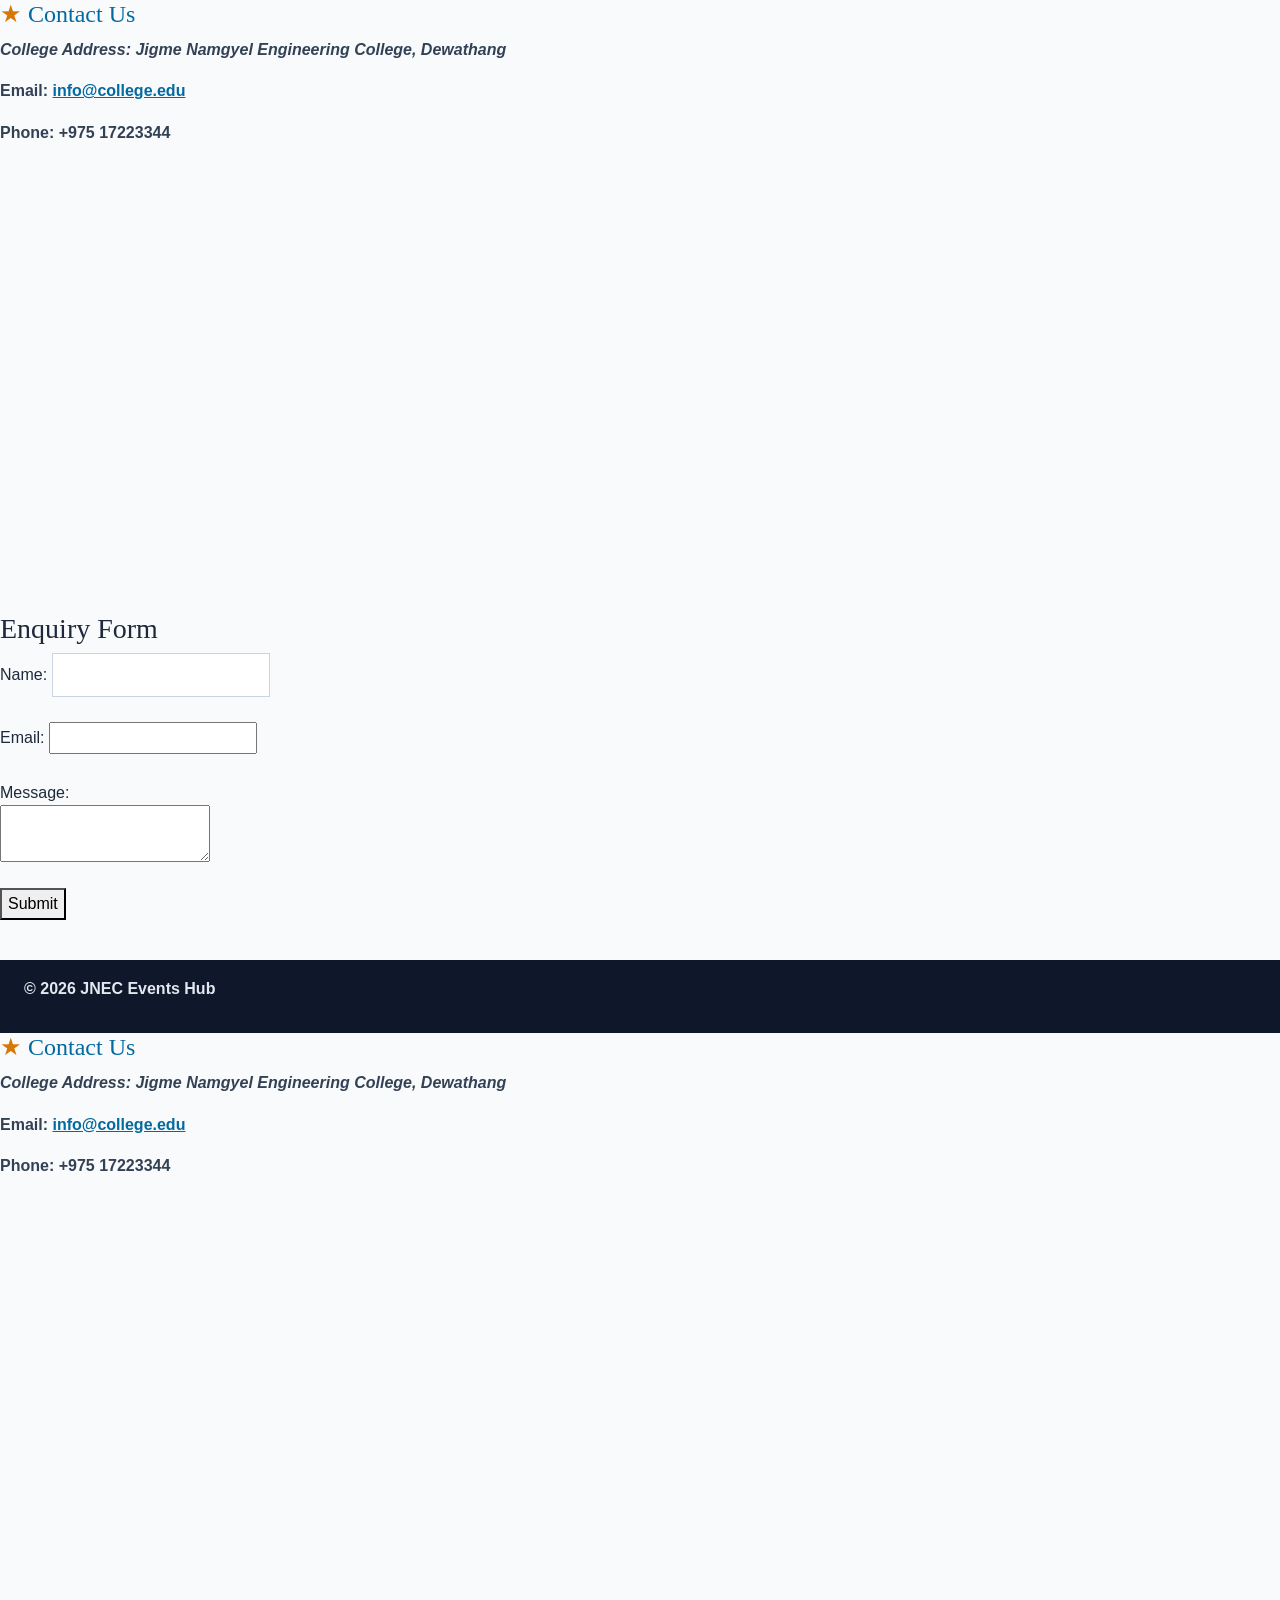
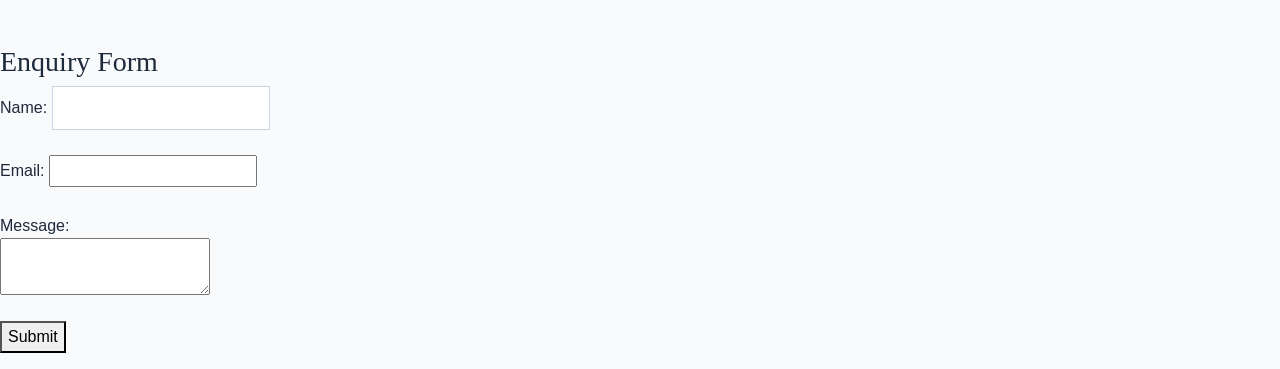
<file: contact.html>
<head> 
   <meta charset="UTF-8"> 
   <meta name="viewport" content="width=device-width, initial-scale=1.0"> 
   <title>JNEC Events Hub — Events</title>   <!-- change title per page --> 
   <link rel="stylesheet" href="css/styles.css"> 
 </head> 

<!DOCTYPE html>
<html lang="en">
<head>
    <head>
  <meta charset="UTF-8">
  <meta name="viewport" content="width=device-width, initial-scale=1.0">
  <title>JNEC Events Hub – Contact</title>
  <style>
    footer { background: #0f172a; color: white; }
  </style>
  <link rel="stylesheet" href="css/styles.css">
</head>
  <style>
    footer { background: #0f172a; color: white; }
  </style>
</head>
<meta charset="UTF-8">
<meta name="viewport" content="width=device-width, initial-scale=1.0">
<title>JNEC Events Hub — Contact</title>
<style>
footer { background: #0f172a; color: white; }
</style>



  <h2>Contact Us</h2>

  <p>College Address: Jigme Namgyel Engineering College, Dewathang</p>

  <p>
    Email:
    <a href="mailto:info@college.edu">info@college.edu</a>
  </p>

  <p>Phone: +975 17223344</p>

  <iframe src="https://www.google.com/maps/embed?pb=!1m18!1m12!1m3!1d3559.363232430742!2d91.46473019999999!3d26.860198399999998!2m3!1f0!2f0!3f0!3m2!1i1024!2i768!4f13.1!3m3!1m2!1s0x375beb9567355685%3A0x1773e4413455284a!2sJigme%20Namgyel%20Engineering%20College!5e0!3m2!1sen!2sbt!4v1787457396567!5m2!1sen!2sbt"
      width="600"
      height="450"
      style="border:0;"
      allowfullscreen=""
      loading="lazy"
      referrerpolicy="strict-origin-when-cross-origin">
  </iframe>

  <h3>Enquiry Form</h3>

  <form>
    <label>Name:</label>
    <input type="text" name="name">

    <br><br>

    <label>Email:</label>
    <input type="email" name="email">

    <br><br>

    <label>Message:</label><br>
    <textarea name="message"></textarea>

    <br><br>

    <button type="submit">Submit</button>
  </form>

  


</body>
</html>



<!DOCTYPE html> 
 <html lang="en"> 
 <head> 
   <meta charset="UTF-8"> 
   <meta name="viewport" content="width=device-width, initial-scale=1.0"> 
   <title>JNEC Events Hub — Home</title> 
   <!-- 1. Bootstrap CSS (framework) --> 
   <link 
href="https://cdn.jsdelivr.net/npm/bootstrap@5.3.3/dist/css/bootstrap.min.css" 
      	rel="stylesheet"> 
   <!-- 2. Font Awesome (icons) --> 
   <link rel="stylesheet" 
         
href="https://cdnjs.cloudflare.com/ajax/libs/font-awesome/6.5.2/css/all.min.css"> 
   <!-- 3. YOUR CSS last so you can override Bootstrap --> 
   <link rel="stylesheet" href="css/styles.css"> 
 </head> 
 <body> 
   <!-- existing header / main / footer stay here --> 
 
   <!-- Bootstrap JS — MUST be last, just before </body> (carousel needs this) --> 
   <script src="https://cdn.jsdelivr.net/npm/bootstrap@5.3.3/dist/js/bootstrap.bundle.min.js"></script> 

     <footer> 
  <p>&copy; <span id="year"></span> JNEC Events Hub</p> 
   </footer> 
   <script 
src="https://cdn.jsdelivr.net/npm/bootstrap@5.3.3/dist/js/bootstrap.bundle.min.js"></script> 
   <script src="js/main.js"></script> 
 </body> 
 </html> 
 
 </body> 
 </html>

 


 <head> 
   <meta charset="UTF-8"> 
   <meta name="viewport" content="width=device-width, initial-scale=1.0"> 
   <title>JNEC Events Hub — Events</title>   <!-- change title per page --> 
   <link rel="stylesheet" href="css/styles.css"> 
 </head> 

<!DOCTYPE html>
<html lang="en">
<head>
    <head>
  <meta charset="UTF-8">
  <meta name="viewport" content="width=device-width, initial-scale=1.0">
  <title>JNEC Events Hub – Contact</title>
  <style>
    footer { background: #0f172a; color: white; }
  </style>
  <link rel="stylesheet" href="css/styles.css">
</head>
  <style>
    footer { background: #0f172a; color: white; }
  </style>
</head>
<meta charset="UTF-8">
<meta name="viewport" content="width=device-width, initial-scale=1.0">
<title>JNEC Events Hub — Contact</title>
<style>
footer { background: #0f172a; color: white; }
</style>



  <h2>Contact Us</h2>

  <p>College Address: Jigme Namgyel Engineering College, Dewathang</p>

  <p>
    Email:
    <a href="mailto:info@college.edu">info@college.edu</a>
  </p>

  <p>Phone: +975 17223344</p>

  <iframe src="https://www.google.com/maps/embed?pb=!1m18!1m12!1m3!1d3559.363232430742!2d91.46473019999999!3d26.860198399999998!2m3!1f0!2f0!3f0!3m2!1i1024!2i768!4f13.1!3m3!1m2!1s0x375beb9567355685%3A0x1773e4413455284a!2sJigme%20Namgyel%20Engineering%20College!5e0!3m2!1sen!2sbt!4v1787457396567!5m2!1sen!2sbt"
      width="600"
      height="450"
      style="border:0;"
      allowfullscreen=""
      loading="lazy"
      referrerpolicy="strict-origin-when-cross-origin">
  </iframe>

  <h3>Enquiry Form</h3>

  <form>
    <label>Name:</label>
    <input type="text" name="name">

    <br><br>

    <label>Email:</label>
    <input type="email" name="email">

    <br><br>

    <label>Message:</label><br>
    <textarea name="message"></textarea>

    <br><br>

    <button type="submit">Submit</button>
  </form>

</body>
</html>



<!DOCTYPE html> 
 <html lang="en"> 
 <head> 
   <meta charset="UTF-8"> 
   <meta name="viewport" content="width=device-width, initial-scale=1.0"> 
   <title>JNEC Events Hub — Home</title> 
   <!-- 1. Bootstrap CSS (framework) --> 
   <link 
href="https://cdn.jsdelivr.net/npm/bootstrap@5.3.3/dist/css/bootstrap.min.css" 
      	rel="stylesheet"> 
   <!-- 2. Font Awesome (icons) --> 
   <link rel="stylesheet" 
         
href="https://cdnjs.cloudflare.com/ajax/libs/font-awesome/6.5.2/css/all.min.css"> 
   <!-- 3. YOUR CSS last so you can override Bootstrap --> 
   <link rel="stylesheet" href="css/styles.css"> 
 </head> 
 <body> 
   <!-- existing header / main / footer stay here --> 
 
   <!-- Bootstrap JS — MUST be last, just before </body> (carousel needs this) --> 
   <script src="https://cdn.jsdelivr.net/npm/bootstrap@5.3.3/dist/js/bootstrap.bundle.min.js"></script> 
 </body> 
 </html>
</file>
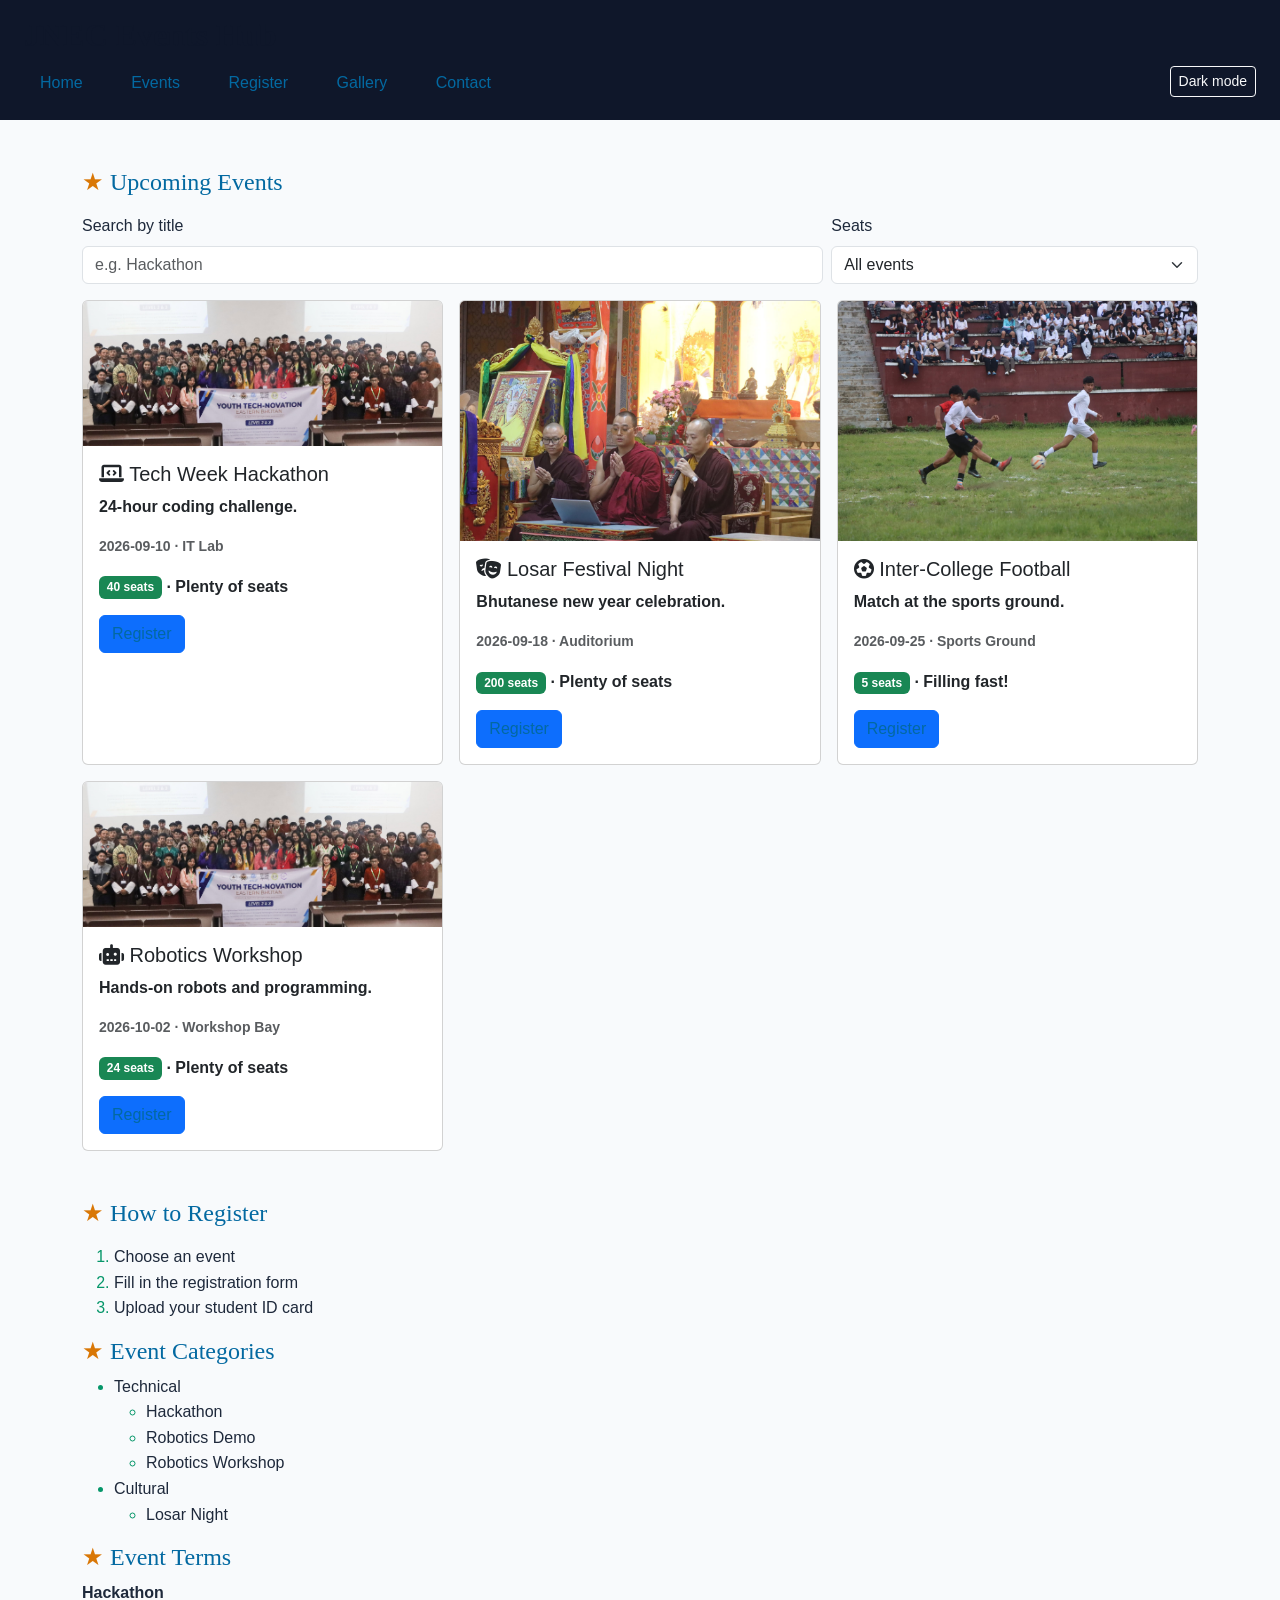
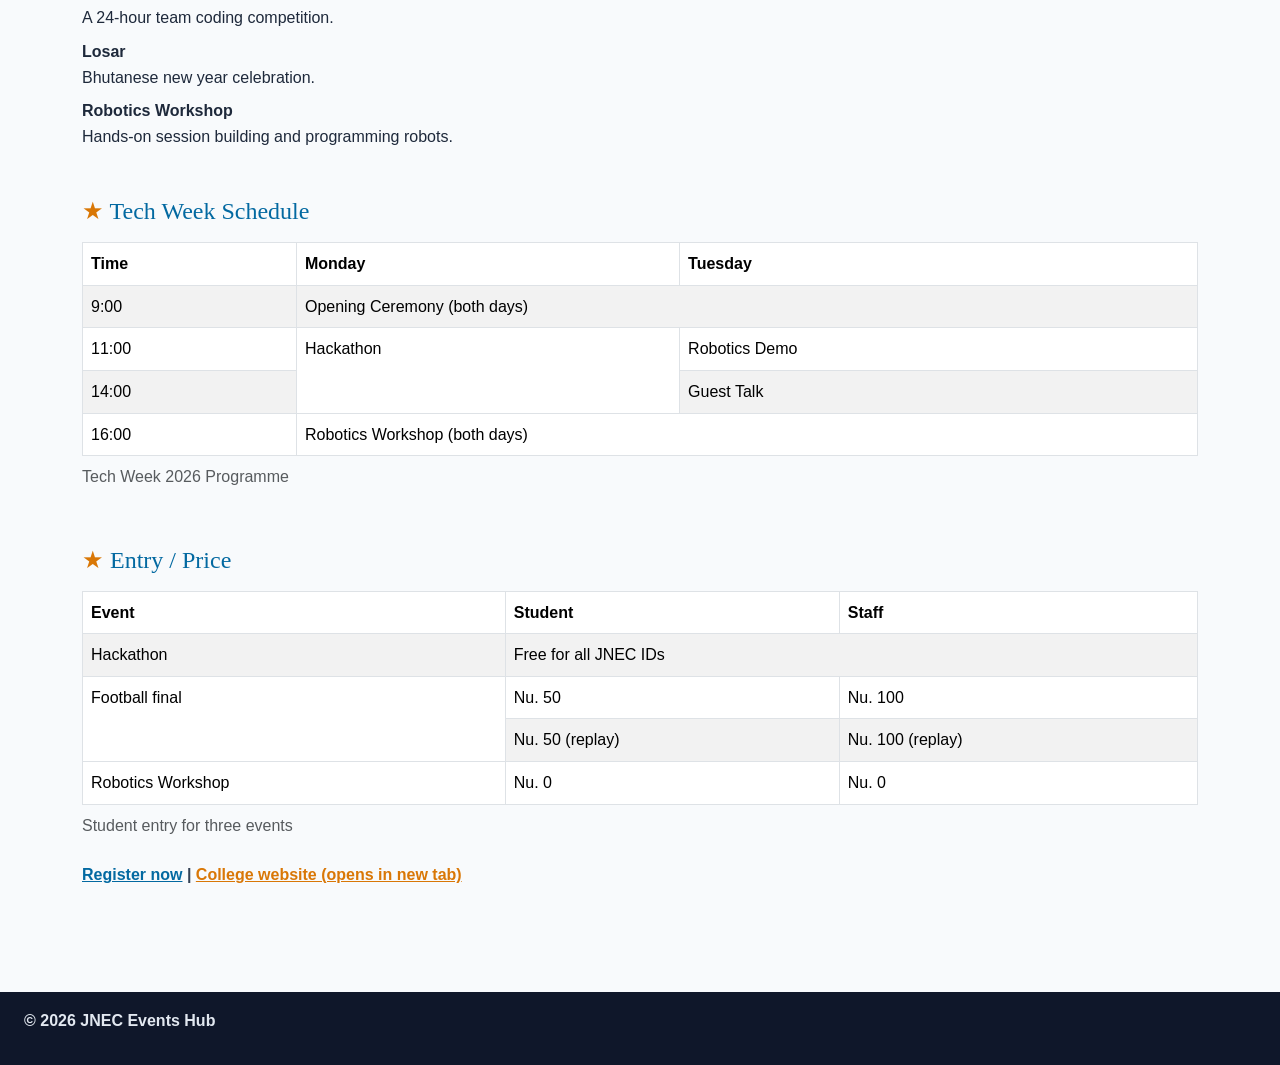
<file: events.html>
<!DOCTYPE html> 
 <html lang="en"> 
 <head> 
   <meta charset="UTF-8"> 
   <meta name="viewport" content="width=device-width, initial-scale=1.0"> 
   <title>JNEC Events Hub — Events</title> 
   <link 
href="https://cdn.jsdelivr.net/npm/bootstrap@5.3.3/dist/css/bootstrap.min.css" 
rel="stylesheet"> 
   <link rel="stylesheet" 
href="https://cdnjs.cloudflare.com/ajax/libs/font-awesome/6.5.2/css/all.min.css"> 
   <link rel="stylesheet" href="css/styles.css"> 
 </head> 
 <body> 
   <header id="top"> 
  <h1>JNEC Events Hub</h1> 
  <button type="button" id="darkToggle" class="btn btn-sm btn-outline-light">Dark 
mode</button> 
  <nav> 
    <a href="index.html">Home</a> 
    <a href="events.html">Events</a> 
    <a href="register.html">Register</a> 
    <a href="gallery.html">Gallery</a> 
    <a href="contact.html">Contact</a> 
  </nav> 
   </header> 
 
   <main> 
  <div class="container py-4"> 
    <h2 class="mb-3">Upcoming Events</h2> 
    <div class="row g-2 mb-3"> 
      	<div class="col-md-8"> 
        <label for="search" class="form-label">Search by title</label> 
        <input type="search" id="search" class="form-control" placeholder="e.g. 
Hackathon"> 

	      	</div> 
	      	<div class="col-md-4"> 
        <label for="seat-filter" class="form-label">Seats</label> 
        <select id="seat-filter" class="form-select"> 
          <option value="all">All events</option> 
          <option value="open">Open seats</option> 
          <option value="full">Sold out</option> 
        </select> 
	      	</div> 
    </div> 
    <div class="row g-3" id="eventList"></div> 
 
    <h2 class="mt-5 mb-3">How to Register</h2> 
    <ol type="1"> 
	      	<li>Choose an event</li> 
	      	<li>Fill in the registration form</li> 
	      	<li>Upload your student ID card</li> 
    </ol> 
 
    <h2>Event Categories</h2> 
    <ul> 
	      	<li>Technical 
        <ul> 
             <li>Hackathon</li> 
          <li>Robotics Demo</li> 
          <li>Robotics Workshop</li> 
        </ul> 
	      	</li> 
	      	<li>Cultural 
        <ul><li>Losar Night</li></ul> 
	      	</li> 
    </ul> 
 
    <h2>Event Terms</h2> 
    <dl> 
	      	<dt>Hackathon</dt> 
	      	<dd>A 24-hour team coding competition.</dd> 
	      	<dt>Losar</dt> 
	      	<dd>Bhutanese new year celebration.</dd> 
	      	<dt>Robotics Workshop</dt> 
	      	<dd>Hands-on session building and programming robots.</dd> 
    </dl> 
 
    <h2 class="mt-5 mb-3">Tech Week Schedule</h2> 
    <table class="table table-striped table-bordered"> 
	      	<caption>Tech Week 2026 Programme</caption> 
	      	<thead> 
           <tr><th>Time</th><th>Monday</th><th>Tuesday</th></tr> 
	      	</thead> 

	      	<tbody> 
        <tr> 
          <td>9:00</td> 
          <td colspan="2">Opening Ceremony (both days)</td> 
        </tr> 
        <tr> 
          <td>11:00</td> 
          <td rowspan="2">Hackathon</td> 
          <td>Robotics Demo</td> 
        </tr> 
        <tr> 
          <td>14:00</td> 
          <td>Guest Talk</td> 
        </tr> 
        <tr> 
          <td>16:00</td> 
          <td colspan="2">Robotics Workshop (both days)</td> 
        </tr> 
	      	</tbody> 
    </table> 
 
    <h2 class="mt-5 mb-3">Entry / Price</h2> 
    <table class="table table-striped table-bordered"> 
	      	<caption>Student entry for three events</caption> 
	      	<thead> 
           <tr><th>Event</th><th>Student</th><th>Staff</th></tr> 
	      	</thead> 
	      	<tbody> 
        <tr> 
             <td>Hackathon</td> 
          <td colspan="2">Free for all JNEC IDs</td> 
        </tr> 
        <tr> 
          <td rowspan="2">Football final</td> 
          <td>Nu. 50</td> 
          <td>Nu. 100</td> 
        </tr> 
        <tr> 
          <td>Nu. 50 (replay)</td> 
          <td>Nu. 100 (replay)</td> 
        </tr> 
        <tr> 
          <td>Robotics Workshop</td> 
          <td>Nu. 0</td> 
          <td>Nu. 0</td> 
        </tr> 
	      	</tbody> 
    </table> 
 
    <p><a href="register.html">Register now</a> | 
       	<a href="https://www.jnec.edu.bt" target="_blank" rel="noopener"> 
       	College website (opens in new tab)</a></p> 
  </div> 
   </main> 
 
   <footer> 
  <p>&copy; <span id="year"></span> JNEC Events Hub</p> 
   </footer> 
   <script 
src="https://cdn.jsdelivr.net/npm/bootstrap@5.3.3/dist/js/bootstrap.bundle.min.js"></script> 
   <script src="js/main.js"></script> 
 </body> 
 </html>
</file>
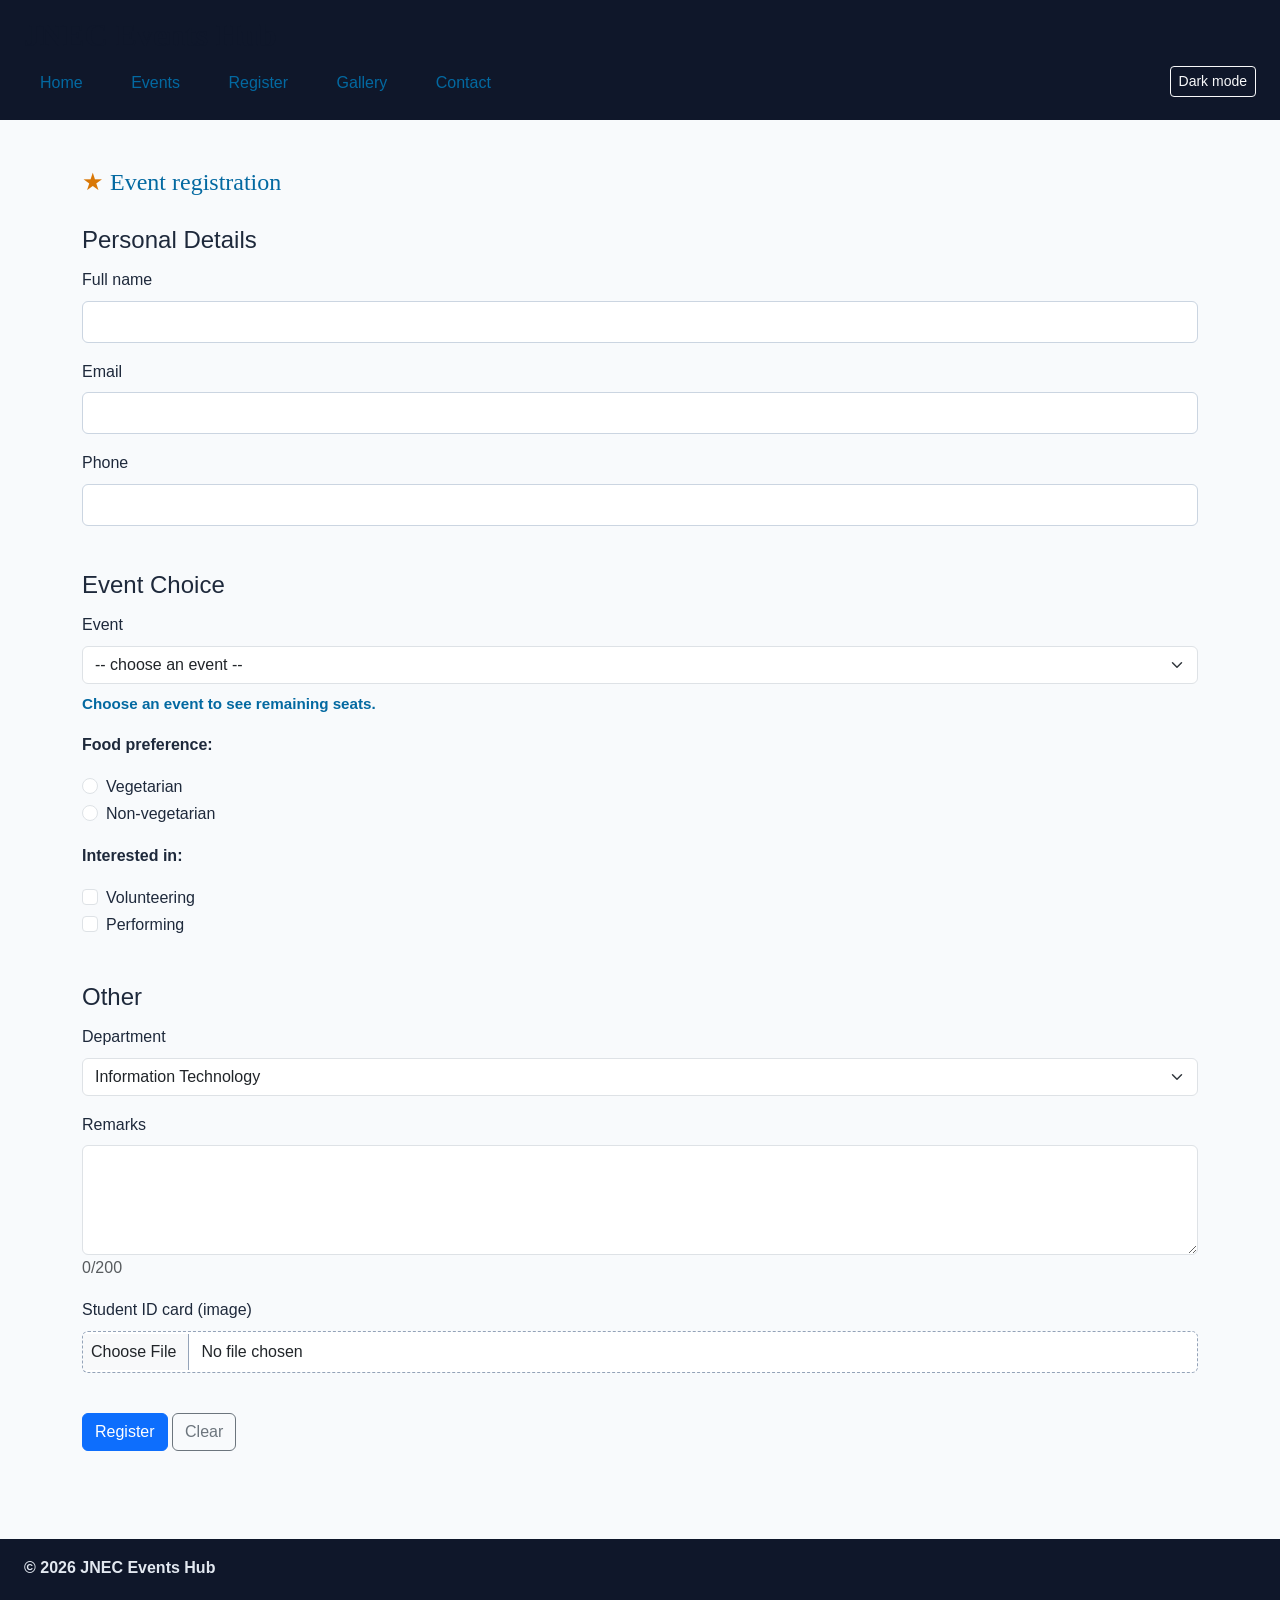
<file: register.html>
<!DOCTYPE html> 
 <html lang="en"> 
 <head> 
   <meta charset="UTF-8"> 
   <meta name="viewport" content="width=device-width, initial-scale=1.0"> 
   <title>JNEC Events Hub — Register</title> 
   <link 
href="https://cdn.jsdelivr.net/npm/bootstrap@5.3.3/dist/css/bootstrap.min.css" 
rel="stylesheet"> 
   <link rel="stylesheet" 
href="https://cdnjs.cloudflare.com/ajax/libs/font-awesome/6.5.2/css/all.min.css"> 
   <link rel="stylesheet" href="css/styles.css"> 
 </head> 
 <body> 
   <header id="top"> 
  <h1>JNEC Events Hub</h1> 
  <button type="button" id="darkToggle" class="btn btn-sm btn-outline-light">Dark 
mode</button> 
  <nav> 
    <a href="index.html">Home</a> 
    <a href="events.html">Events</a> 
    <a href="register.html">Register</a> 
    <a href="gallery.html">Gallery</a> 
    <a href="contact.html">Contact</a> 
  </nav> 
   </header> 
 
   <main> 
  <div class="container py-4"> 
    <h2 class="mb-4">Event registration</h2> 

    <form action="#" method="post" enctype="multipart/form-data" id="regForm"> 
	      	<fieldset class="mb-4"> 
        <legend>Personal Details</legend> 
        <div class="mb-3"> 
          <label for="fullname" class="form-label">Full name</label> 
          <input type="text" class="form-control" id="fullname" name="fullname"> 
          <span id="err-fullname" class="error"></span> 
        </div> 
        <div class="mb-3"> 
          <label for="email" class="form-label">Email</label> 
          <input type="text" class="form-control" id="email" name="email"> 
          <span id="err-email" class="error"></span> 
        </div> 
        <div class="mb-3"> 
          <label for="phone" class="form-label">Phone</label> 
          <input type="text" class="form-control" id="phone" name="phone"> 
          <span id="err-phone" class="error"></span> 
        </div> 
	      	</fieldset> 
 
	      	<fieldset class="mb-4"> 
        <legend>Event Choice</legend> 
        <div class="mb-3"> 
          <label for="event_id" class="form-label">Event</label> 
          <select class="form-select" id="event_id" name="event_id"> 
	            	<option value="">-- choose an event --</option> 
	            	<option value="1">Tech Week Hackathon</option> 
	            	<option value="2">Losar Festival Night</option> 
	            	<option value="3">Inter-College Football</option> 
	            	<option value="4">Robotics Workshop</option> 
          </select> 
          <span id="err-event_id" class="error"></span> 
          <p id="seatsHint" class="seats-hint mt-2">Choose an event to see remaining 
seats.</p> 
        </div> 
        <p>Food preference:</p> 
        <div class="form-check"> 
          <input class="form-check-input" type="radio" id="veg" name="food" 
value="veg"> 
          <label class="form-check-label" for="veg">Vegetarian</label> 
        </div> 
        <div class="form-check mb-3"> 
          <input class="form-check-input" type="radio" id="nonveg" name="food" 
value="nonveg"> 
          <label class="form-check-label" for="nonveg">Non-vegetarian</label> 
        </div> 
        <span id="err-food" class="error"></span> 
        <p>Interested in:</p> 
        <div class="form-check"> 

          <input class="form-check-input" type="checkbox" id="volunteer" 
name="interests" value="volunteer"> 
          <label class="form-check-label" for="volunteer">Volunteering</label> 
        </div> 
        <div class="form-check mb-3"> 
          <input class="form-check-input" type="checkbox" id="perform" 
name="interests" value="perform"> 
          <label class="form-check-label" for="perform">Performing</label> 
        </div> 
        <span id="err-interests" class="error"></span> 
	      	</fieldset> 
 
	      	<fieldset class="mb-4"> 
           <legend>Other</legend> 
        <div class="mb-3"> 
          <label for="department" class="form-label">Department</label> 
          <select class="form-select" id="department" name="department"> 
	            	<option value="it">Information Technology</option> 
	            	<option value="civil">Civil</option> 
	            	<option value="electrical">Electrical</option> 
          </select> 
        </div> 
        <div class="mb-3"> 
          <label for="remarks" class="form-label">Remarks</label> 
          <textarea class="form-control" id="remarks" name="remarks" rows="4" 
maxlength="200"></textarea> 
          <span id="charCount" class="text-muted">0/200</span> 
        </div> 
        <div class="mb-3"> 
          <label for="id_card" class="form-label">Student ID card (image)</label> 
          <input class="form-control" type="file" id="id_card" name="id_card"> 
        </div> 
	      	</fieldset> 
 
	      	<button type="submit" class="btn btn-primary">Register</button> 
	      	<button type="reset" class="btn btn-outline-secondary">Clear</button> 
    </form> 
  </div> 
   </main> 
 
   <footer> 
  <p>&copy; <span id="year"></span> JNEC Events Hub</p> 
   </footer> 
   <script 
src="https://cdn.jsdelivr.net/npm/bootstrap@5.3.3/dist/js/bootstrap.bundle.min.js"></script> 
   <script src="js/main.js"></script> 
   <script src="js/validate.js"></script> 
 </body> 
 </html>
</file>
<file: css/styles.css>
/* FILE: css/styles.css — Practical III (CSS & Bootstrap) */ 
 
 body { 
   font-family: "Segoe UI", Arial, sans-serif; 
   margin: 0; 

   color: rgb(30, 41, 59); 
   background: #f8fafc; 
   font-size: 16px; 
   line-height: 1.6; 
 } 
 
 header { 
   background: #0f172a; 
   color: white; 
   padding: 16px 24px; 
 } 
 
 nav a { 
   color: #7dd3fc; 
   margin-right: 12px; 
   text-decoration: none; 
   display: inline-block; 
   padding: 8px 16px; 
 } 
 
 footer { 
   background: #0f172a; 
   color: #e2e8f0; 
   padding: 16px 24px; 
   margin-top: 40px; 
 } 
 
 main { 
   padding: 24px; 
 } 
 
 /* simple selectors */ 
 h1 { color: #0f172a; font-weight: 700; font-size: 2rem; } 
 h2 { color: #0369a1; font-size: 1.5rem; text-align: left; } 
 .intro { background: #f8fafc; } 
 #welcome { padding: 24px; } 
 p.intro { font-size: 1.05rem; } 
 h1, h2, h3 { font-family: Georgia, serif; } 
 
 /* combinators */ 
 nav a { text-decoration: none; } 
 main > section { margin-bottom: 24px; } 
 h2 + p { font-style: italic; } 
 h2 ~ p { color: #334155; } 
 
 /* pseudo-classes */ 
 nav a:hover { color: #38bdf8; } 
 input:focus { outline: 2px solid #0369a1; } 
 input:checked + label { font-weight: 700; } 

 tr:nth-child(even) { background: #f1f5f9; } 
 
 a:link { color: #0369a1; } 
 a:visited { color: #7c3aed; } 
 a:hover { color: #0ea5e9; } 
 a:active { color: #b91c1c; } 
 
 /* original pseudo-class (Activity 5) */ 
 button:hover { 
   opacity: 0.9; 
 } 
 
 /* pseudo-elements */ 
 p::first-line { font-weight: bold; } 
 .intro::first-letter { 
   font-size: 1.6em; 
   color: #0369a1; 
 } 
 h2::before { content: "★ "; color: #d97706; } 
 li::marker { color: #059669; } 
 ::selection { color: #7f1d1d; background: #fde68a; } 
 
 /* attribute selectors */ 
 a[target="_blank"] { color: #d97706; } 
 input[type="file"] { border: 1px dashed #94a3b8; padding: 8px; } 
 input[type="text"] { border: 1px solid #cbd5e1; padding: 8px; } 
 
 /* original attribute selector (Activity 5) */ 
 input[type="checkbox"] { 
   accent-color: #0369a1; 
 } 
 
 .highlight { color: crimson; } 
 .intro p { 
   text-indent: 2em; 
   text-align: justify; 
 } 
 .sold-out { 
   text-decoration: line-through; 
   text-decoration-color: #ef4444; 
   text-decoration-style: solid; 
 } 
 .hero-title { 
   letter-spacing: 0.04em; 
   word-spacing: 0.1em; 
 } 
 em { font-style: italic; } 
 header { background-color: #0f172a; } 
 

 .intro { 
   margin: 24px 16px 32px 16px; 
   padding: 20px; 
   border: 1px solid #e2e8f0; 
   background: white; 
 } 
 section { 
   margin-bottom: 28px; 
   padding-left: 8px; 
 } 
 
 .admin-only { display: none; } 
 .badge { display: inline; } 
 .event-card { display: block; } 
 
 .error { color: #b91c1c; font-size: 0.9rem; display: block; margin-top: 0.25rem; } 
 
 .sold-out-card { opacity: 0.85; } 
 .sold-out-card .card-title { text-decoration: line-through; } 
 
 #darkToggle { 
   float: right; 
   margin-top: 4px; 
 } 
 
 body.dark { 
   background: #0f172a; 
   color: #e2e8f0; 
 } 
 body.dark header, 
 body.dark footer { 
   background: #020617; 
 } 
 body.dark .card, 
 body.dark .intro { 
   background: #1e293b; 
   color: #e2e8f0; 
   border-color: #334155; 
 } 
 body.dark h1, 
 body.dark h2 { 
   color: #7dd3fc; 
 } 
 
 .seats-hint { 
   font-size: 0.95rem; 
   color: #0369a1; 
 } 
 
 img { max-width: 100%; height: auto; } 
 
 @media (max-width: 600px) { 
   nav a { 
  display: block; 
  margin: 4px 0; 
   } 
   body { font-size: 15px; } 
 }
</file>
